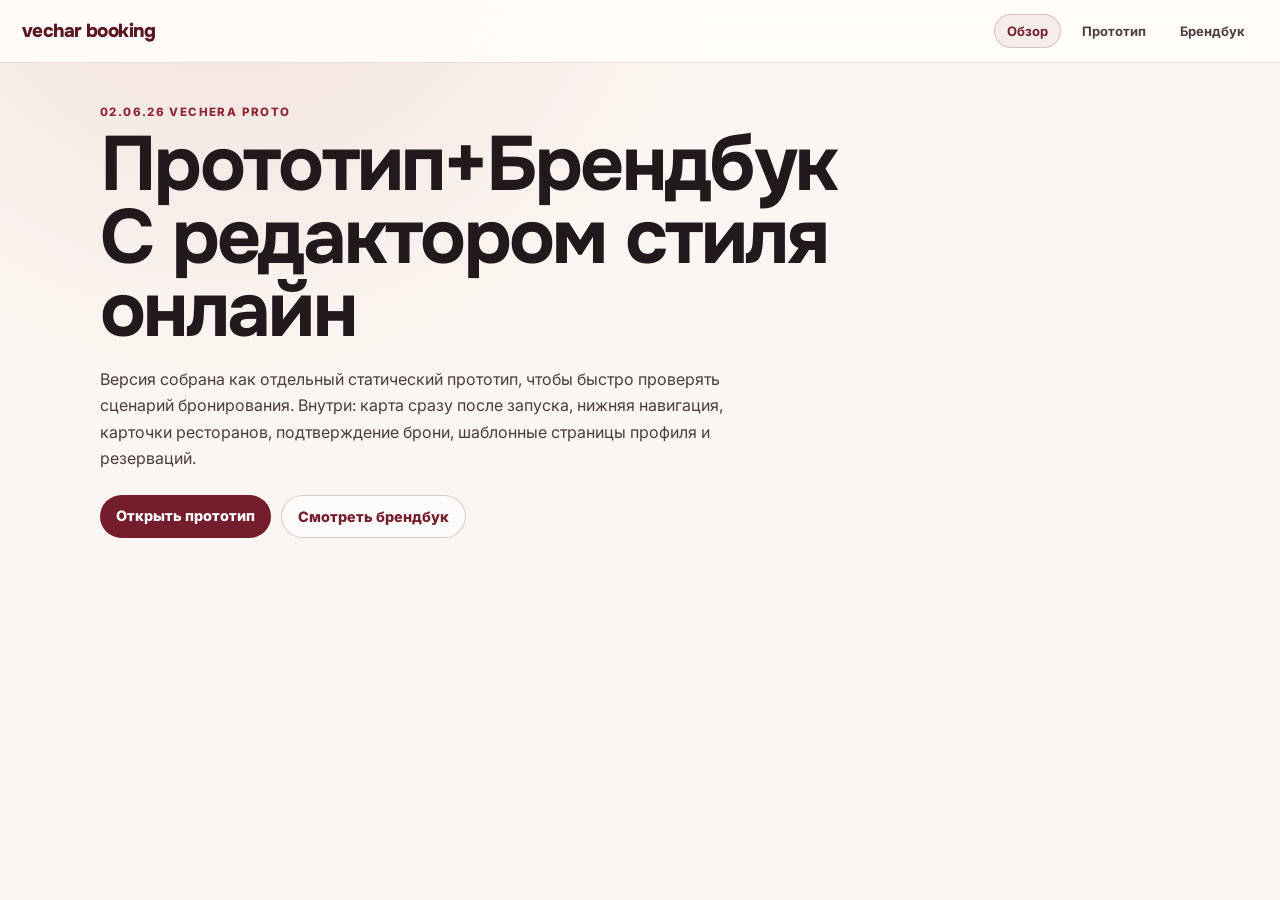
<file: index.html>
<!DOCTYPE html>
<html lang="ru">
  <head>
    <meta charset="UTF-8" />
    <meta name="viewport" content="width=device-width, initial-scale=1" />
    <meta name="description" content="vechar GPT booking prototype — отдельная light-версия для бронирования ресторанов" />
    <title>vechar GPT booking — прототип и брендбук</title>
    <link rel="stylesheet" href="./brandbook.css" />
  </head>
  <body>
    <header class="site-header">
      <a class="site-logo" href="./index.html">vechar booking</a>
      <nav class="site-nav" aria-label="Разделы">
        <a class="active" href="./index.html">Обзор</a>
        <a href="./app.html">Прототип</a>
        <a href="./brandbook.html">Брендбук</a>
      </nav>
    </header>

    <main class="landing">
      <section class="landing-hero">
        <p class="eyebrow">02.06.26 vechera proto</p>
        <h1>Прототип+Брендбук</br> C редактором стиля онлайн</h1>
        <p>
          Версия собрана как отдельный статический прототип, чтобы быстро проверять сценарий бронирования.
          Внутри: карта сразу после запуска, нижняя навигация, карточки ресторанов, подтверждение брони,
          шаблонные страницы профиля и резерваций.
        </p>
        <div class="hero-actions">
          <a class="primary-link" href="./app.html">Открыть прототип</a>
          <a class="secondary-link" href="./brandbook.html">Смотреть брендбук</a>
        </div>
      </section>
   </main>
  </body>
</html>
</file>
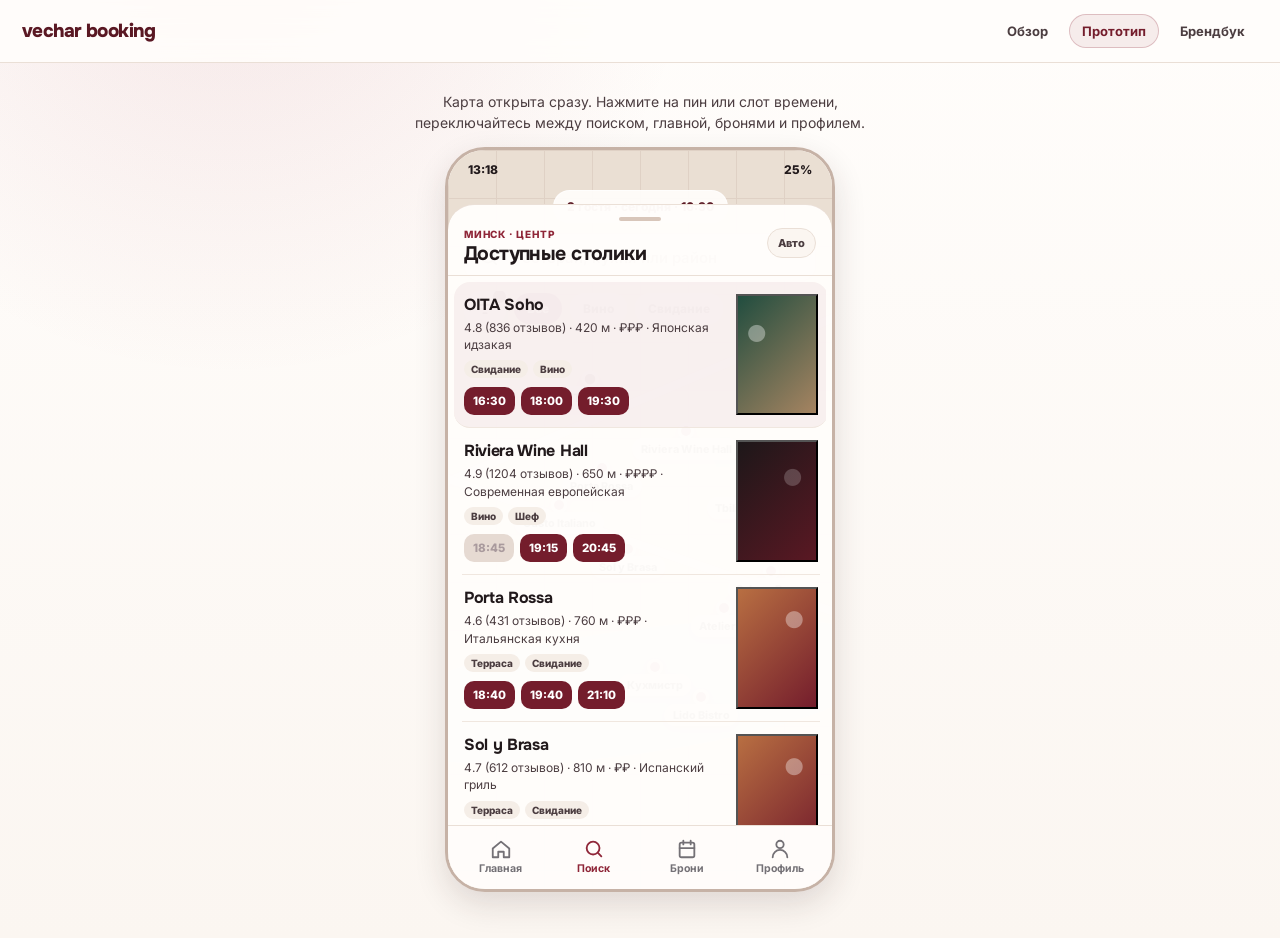
<file: app.html>
<!DOCTYPE html>
<html lang="ru">
  <head>
    <meta charset="UTF-8" />
    <meta name="viewport" content="width=device-width, initial-scale=1, viewport-fit=cover" />
    <meta name="description" content="vechar GPT booking prototype — интерактивная бронь ресторанов" />
    <title>vechar — прототип</title>
    <link rel="stylesheet" href="./app.css" />
  </head>
  <body>
    <header class="site-header">
      <a class="site-logo" href="./index.html">vechar booking</a>
      <nav class="site-nav" aria-label="Разделы">
        <a href="./index.html">Обзор</a>
        <a class="active" href="./app.html">Прототип</a>
        <a href="./brandbook.html">Брендбук</a>
      </nav>
    </header>

    <main class="stage">
      <p class="prototype-note">
        Карта открыта сразу. Нажмите на пин или слот времени, переключайтесь между поиском, главной, бронями и профилем.
      </p>

      <div class="phone" id="phone">
        <div class="phone-status" aria-hidden="true">
          <span>13:18</span>
          <span>25%</span>
        </div>

        <section class="screen screen-map active" data-screen="search" aria-label="Карта ресторанов">
          <div class="map-art">
            <div class="map-grid"></div>
            <div class="map-park park-a"></div>
            <div class="map-park park-b"></div>
            <div class="map-river"></div>
            <div class="map-road diagonal-a"></div>
            <div class="map-road diagonal-b"></div>
            <div id="pins" class="pins"></div>
          </div>

          <div class="map-top">
            <button class="location-pill" type="button" id="partyButton">2 гостя · сегодня · 16:30</button>
            <label class="search-box" aria-label="Поиск ресторана">
              <svg viewBox="0 0 24 24" aria-hidden="true">
                <circle cx="11" cy="11" r="7"></circle>
                <path d="M20 20l-3.4-3.4"></path>
              </svg>
              <input id="searchInput" type="search" placeholder="Ресторан, кухня или район" autocomplete="off" />
            </label>
            <div class="filter-toolbar">
              <button class="filter-open" type="button" id="filterOpenButton" aria-label="Открыть фильтры">
                <svg viewBox="0 0 24 24" aria-hidden="true">
                  <path d="M4 7h16M7 12h10M10 17h4"></path>
                </svg>
                <span id="filterCount" hidden></span>
              </button>
              <div class="filter-row" id="filters"></div>
            </div>
          </div>

          <section class="map-sheet" aria-label="Рестораны рядом">
            <div class="sheet-handle" aria-hidden="true"></div>
            <header class="sheet-title">
              <div>
                <p>Минск · центр</p>
                <h1>Доступные столики</h1>
              </div>
              <button type="button" id="sortButton">Авто</button>
            </header>
            <div class="restaurant-list" id="restaurantList"></div>
          </section>

          <article class="map-preview-card" id="mapPreviewCard" aria-live="polite" hidden>
            <button class="map-preview-close" type="button" id="mapPreviewClose" aria-label="Закрыть карточку">×</button>
            <div class="map-preview-photo" id="mapPreviewPhoto"></div>
            <div class="map-preview-body">
              <button class="bookmark map-preview-bookmark" type="button" aria-label="Сохранить ресторан">
                <svg viewBox="0 0 24 24" aria-hidden="true">
                  <path d="M6 4h12v17l-6-4-6 4z"></path>
                </svg>
              </button>
              <h2 id="mapPreviewName"></h2>
              <p class="map-preview-rating" id="mapPreviewRating"></p>
              <p class="map-preview-meta" id="mapPreviewMeta"></p>
              <div class="map-preview-slots" id="mapPreviewSlots"></div>
            </div>
          </article>
        </section>

        <section class="filter-panel" id="filterPanel" aria-label="Фильтры ресторанов" aria-hidden="true">
          <div class="filter-scrim"></div>
          <div class="filter-sheet">
            <header class="filter-sheet-top">
              <button type="button" id="filterCancel">Отмена</button>
              <button type="button" id="filterClear">Очистить</button>
            </header>

            <div class="filter-content">
              <section class="filter-section">
                <h2>Сортировка</h2>
                <div class="segmented" data-filter-group="sort">
                  <button class="active" type="button" data-value="auto">Авто</button>
                  <button type="button" data-value="distance">Расстояние</button>
                  <button type="button" data-value="newest">Популярные</button>
                  <button type="button" data-value="rating">Рейтинг</button>
                </div>
              </section>

              <section class="filter-section">
                <h2>Расстояние</h2>
                <div class="segmented" data-filter-group="distance">
                  <button class="active" type="button" data-value="auto">Авто</button>
                  <button type="button" data-value="1">1 км</button>
                  <button type="button" data-value="3">3 км</button>
                  <button type="button" data-value="15">15 км</button>
                  <button type="button" data-value="40">40 км</button>
                </div>
              </section>

              <section class="filter-section">
                <h2>Фильтры</h2>
                <details class="filter-group" open>
                  <summary>
                    <span>
                      <svg viewBox="0 0 24 24" aria-hidden="true"><rect x="3" y="7" width="18" height="10" rx="2"></rect><circle cx="12" cy="12" r="2"></circle></svg>
                      Цена
                    </span>
                  </summary>
                  <label><span>₽₽</span><input type="checkbox" name="price" value="$$" /></label>
                  <label><span>₽₽₽</span><input type="checkbox" name="price" value="$$$" /></label>
                  <label><span>₽₽₽₽</span><input type="checkbox" name="price" value="$$$$" /></label>
                </details>

                <details class="filter-group" open>
                  <summary>
                    <span>
                      <svg viewBox="0 0 24 24" aria-hidden="true"><path d="M4 21V7l6-3 6 3 4-2v16"></path><path d="M9 8h2M9 12h2M15 10h2M15 14h2M6 16h2"></path></svg>
                      Район
                    </span>
                  </summary>
                  <label><span>Немига</span><input type="checkbox" name="neighborhood" value="nemiga" /></label>
                  <label><span>Пушкинская</span><input type="checkbox" name="neighborhood" value="upper-city" /></label>
                  <label><span>Троицкое предместье</span><input type="checkbox" name="neighborhood" value="trinity" /></label>
                  <label><span>Зыбицкая</span><input type="checkbox" name="neighborhood" value="zybitskaya" /></label>
                  <label><span>Проспект Независимости</span><input type="checkbox" name="neighborhood" value="independence" /></label>
                </details>

                <details class="filter-group">
                  <summary>
                    <span>
                      <svg viewBox="0 0 24 24" aria-hidden="true"><path d="M7 2v20M3 2v7a4 4 0 0 0 8 0V2M17 2v20M17 2c2.2 1.2 4 4.3 4 8h-4"></path></svg>
                      Кухня
                    </span>
                  </summary>
                  <label><span>Итальянская</span><input type="checkbox" name="cuisine" value="italian" /></label>
                  <label><span>Японская</span><input type="checkbox" name="cuisine" value="japanese" /></label>
                  <label><span>Беларуская</span><input type="checkbox" name="cuisine" value="belarusian" /></label>
                  <label><span>Грузинская</span><input type="checkbox" name="cuisine" value="georgian" /></label>
                  <label><span>Испанская</span><input type="checkbox" name="cuisine" value="spanish" /></label>
                  <label><span>Авторская</span><input type="checkbox" name="cuisine" value="chef" /></label>
                </details>

                <details class="filter-group">
                  <summary>
                    <span>
                      <svg viewBox="0 0 24 24" aria-hidden="true"><path d="M4 17h16M7 17v4M17 17v4M6 11h12l2 6H4zM9 11V7a3 3 0 0 1 6 0v4"></path></svg>
                      Особенности
                    </span>
                  </summary>
                  <label><span>Места на открытом воздухе</span><input type="checkbox" name="feature" value="outdoor" /></label>
                  <label><span>Можно курить в помещении</span><input type="checkbox" name="feature" value="smoking" /></label>
                </details>
              </section>
            </div>

            <footer class="filter-apply-bar">
              <button type="button" id="filterApply">Применить</button>
            </footer>
          </div>
        </section>

        <section class="screen screen-home" data-screen="home" aria-label="Главная с подборками ресторанов">
          <header class="home-header">
            <div>
              <p>Добрый день, ihar</p>
              <h2>Найдите столик в Минске</h2>
            </div>
            <div class="home-avatar" aria-hidden="true">is</div>
          </header>

          <div class="home-context">
            <button type="button" id="homePartyButton">
              <svg viewBox="0 0 24 24" aria-hidden="true"><path d="M20 21a8 8 0 0 0-16 0"></path><circle cx="12" cy="7" r="4"></circle></svg>
              <span>2 · сегодня в 16:30</span>
            </button>
            <button type="button" id="homeLocationButton">
              <svg viewBox="0 0 24 24" aria-hidden="true"><path d="M12 21s7-4.7 7-11a7 7 0 1 0-14 0c0 6.3 7 11 7 11z"></path><circle cx="12" cy="10" r="2.5"></circle></svg>
              <span>Минск, центр</span>
            </button>
          </div>

          <section class="home-section">
            <div class="home-section-title">
              <h3>Забронировать ужин сегодня</h3>
              <button type="button" data-home-search="all">СМОТРЕТЬ ВСЕ</button>
            </div>
            <div class="home-card-row" id="homeDinnerCarousel"></div>
          </section>

          <section class="home-section">
            <div class="home-section-title">
              <h3>Самые популярные на этой неделе</h3>
              <button type="button" data-home-search="all">СМОТРЕТЬ ВСЕ</button>
            </div>
            <p class="home-section-copy">Подборка заведений, которые чаще всего бронируют и сохраняют другие гости.</p>
            <div class="ranked-list">
              <button type="button" data-home-restaurant="oita"><span>1</span><strong>OITA Soho</strong><small>Японская кухня · Троицкое предместье · 420 м</small></button>
              <button type="button" data-home-restaurant="riviera"><span>2</span><strong>Riviera Wine Hall</strong><small>Современная европейская · Немига · 650 м</small></button>
              <button type="button" data-home-restaurant="kuchmistr"><span>3</span><strong>Кухмистр</strong><small>Беларуская кухня · 1.5 км</small></button>
            </div>
          </section>

          <section class="home-section">
            <div class="home-section-title">
              <h3>Выбор по кухне и категориям</h3>
              <button type="button" data-home-search="all">СМОТРЕТЬ ВСЕ</button>
            </div>
            <div class="cuisine-row">
              <button type="button" data-cuisine-jump="italian"><span class="cuisine Italian"></span>Итальянская</button>
              <button type="button" data-cuisine-jump="japanese"><span class="cuisine Japanese"></span>Японская</button>
              <button type="button" data-cuisine-jump="belarusian"><span class="cuisine Belarusian"></span>Беларуская</button>
              <button type="button" data-cuisine-jump="georgian"><span class="cuisine Georgian"></span>Грузинская</button>
              <button type="button" data-cuisine-jump="spanish"><span class="cuisine Spanish"></span>Испанская</button>
              <button type="button" data-home-search="terrace"><span class="cuisine Terrace"></span>Террасы</button>
              <button type="button" data-home-search="date"><span class="cuisine Date"></span>Для свидания</button>
            </div>
          </section>

          <section class="home-section">
            <div class="home-section-title">
              <h3>Районы рядом</h3>
              <button type="button" data-home-search="all">СМОТРЕТЬ ВСЕ</button>
            </div>
            <div class="area-row">
              <button type="button" data-area-jump="nemiga">Немига</button>
              <button type="button" data-area-jump="upper-city">Верхний город</button>
              <button type="button" data-area-jump="trinity">Троицкое</button>
              <button type="button" data-area-jump="zybitskaya">Зыбицкая</button>
            </div>
          </section>
        </section>

        <section class="screen screen-reservations" data-screen="reservations" aria-label="Брони пользователя">
          <header class="page-header">
            <h2>Брони</h2>
          </header>
          <section class="reservation-block">
            <h3>Предстоящие (<span id="reservationCount">1</span>)</h3>
            <article class="reservation-card">
              <div class="reservation-photo"></div>
              <div class="reservation-body">
                <button class="bookmark" type="button" aria-label="Сохранить ресторан">
                  <svg viewBox="0 0 24 24" aria-hidden="true">
                    <path d="M6 4h12v17l-6-4-6 4z"></path>
                  </svg>
                </button>
                <h4 id="reservationName">OITA Soho</h4>
                <p class="confirmed">
                  <span aria-hidden="true">✓</span>
                  Бронь подтверждена
                </p>
                <div class="reservation-meta">
                  <span>
                    <svg viewBox="0 0 24 24" aria-hidden="true"><path d="M20 21a8 8 0 0 0-16 0"></path><circle cx="12" cy="7" r="4"></circle></svg>
                    <span id="reservationGuests">2</span>
                  </span>
                  <span>
                    <svg viewBox="0 0 24 24" aria-hidden="true"><rect x="3" y="4" width="18" height="17" rx="2"></rect><path d="M8 2v4M16 2v4M3 10h18"></path></svg>
                    <span id="reservationTime">Сегодня в 16:30</span>
                  </span>
                </div>
              </div>
            </article>
          </section>
          <section class="past-empty">
            <h3>Прошлые</h3>
            <p>После первого визита здесь появятся прошлые брони и быстрый повтор заказа столика.</p>
          </section>
        </section>

        <section class="screen screen-profile" data-screen="profile" aria-label="Профиль пользователя">
          <header class="profile-top">
            <button type="button" class="back-button" aria-label="Назад">←</button>
          </header>
          <section class="profile-hero">
            <div class="avatar">
              <span>IS</span>
              <button type="button" aria-label="Изменить фото">
                <svg viewBox="0 0 24 24" aria-hidden="true">
                  <path d="M8 7l1.5-2h5L16 7h3a2 2 0 0 1 2 2v8a2 2 0 0 1-2 2H5a2 2 0 0 1-2-2V9a2 2 0 0 1 2-2z"></path>
                  <circle cx="12" cy="13" r="3"></circle>
                </svg>
              </button>
            </div>
            <h2>ihar SHCHATSININ</h2>
            <p>С нами с мая 2026</p>
          </section>
          <section class="stats">
            <h3>Ваша статистика</h3>
            <div class="stats-row">
              <div><strong id="profileReservations">1</strong><span>Брони</span></div>
              <div><strong>0</strong><span>Отзывы</span></div>
              <div><strong>0</strong><span>Фото</span></div>
            </div>
          </section>
          <section class="profile-list">
            <button type="button">Сохранённые рестораны <span>›</span></button>
            <button type="button">О вас <span>›</span></button>
            <div class="profile-note">
              <p>
                <svg viewBox="0 0 24 24" aria-hidden="true"><path d="M7 2v20M3 2v7a4 4 0 0 0 8 0V2M17 2v20M17 2c2.2 1.2 4 4.3 4 8h-4"></path></svg>
                Нет пищевых предпочтений
              </p>
              <p>
                <svg viewBox="0 0 24 24" aria-hidden="true"><rect x="3" y="4" width="18" height="17" rx="2"></rect><path d="M8 2v4M16 2v4M3 10h18"></path></svg>
                Нет важных дат
              </p>
            </div>
            <button type="button">Настройки аккаунта <span>›</span></button>
          </section>
          <button type="button" class="sign-out">Выйти</button>
        </section>

        <nav class="tab-bar" aria-label="Нижняя навигация">
          <button class="tab" type="button" data-tab="home">
            <svg viewBox="0 0 24 24" aria-hidden="true"><path d="M3 11.5 12 4l9 7.5V21h-6v-6H9v6H3z"></path></svg>
            <span>Главная</span>
          </button>
          <button class="tab active" type="button" data-tab="search">
            <svg viewBox="0 0 24 24" aria-hidden="true"><circle cx="11" cy="11" r="7"></circle><path d="M20 20l-3.4-3.4"></path></svg>
            <span>Поиск</span>
          </button>
          <button class="tab" type="button" data-tab="reservations">
            <svg viewBox="0 0 24 24" aria-hidden="true"><rect x="4" y="5" width="16" height="16" rx="2"></rect><path d="M8 3v4M16 3v4M4 11h16"></path></svg>
            <span>Брони</span>
          </button>
          <button class="tab" type="button" data-tab="profile">
            <svg viewBox="0 0 24 24" aria-hidden="true"><path d="M20 21a8 8 0 0 0-16 0"></path><circle cx="12" cy="7" r="4"></circle></svg>
            <span>Профиль</span>
          </button>
        </nav>

        <div class="booking-drawer" id="bookingDrawer" aria-live="polite" aria-hidden="true">
          <div>
            <p id="drawerRestaurant">Riviera Wine Hall</p>
            <strong id="drawerDetails">2 гостя · сегодня · 16:30</strong>
          </div>
          <button type="button" id="confirmBooking" disabled tabindex="-1">Подтвердить</button>
        </div>
      </div>
    </main>

    <div class="toast" id="toast" aria-live="polite"></div>
    <script src="./theme-editor.js"></script>
    <script src="./app.js"></script>
  </body>
</html>
</file>
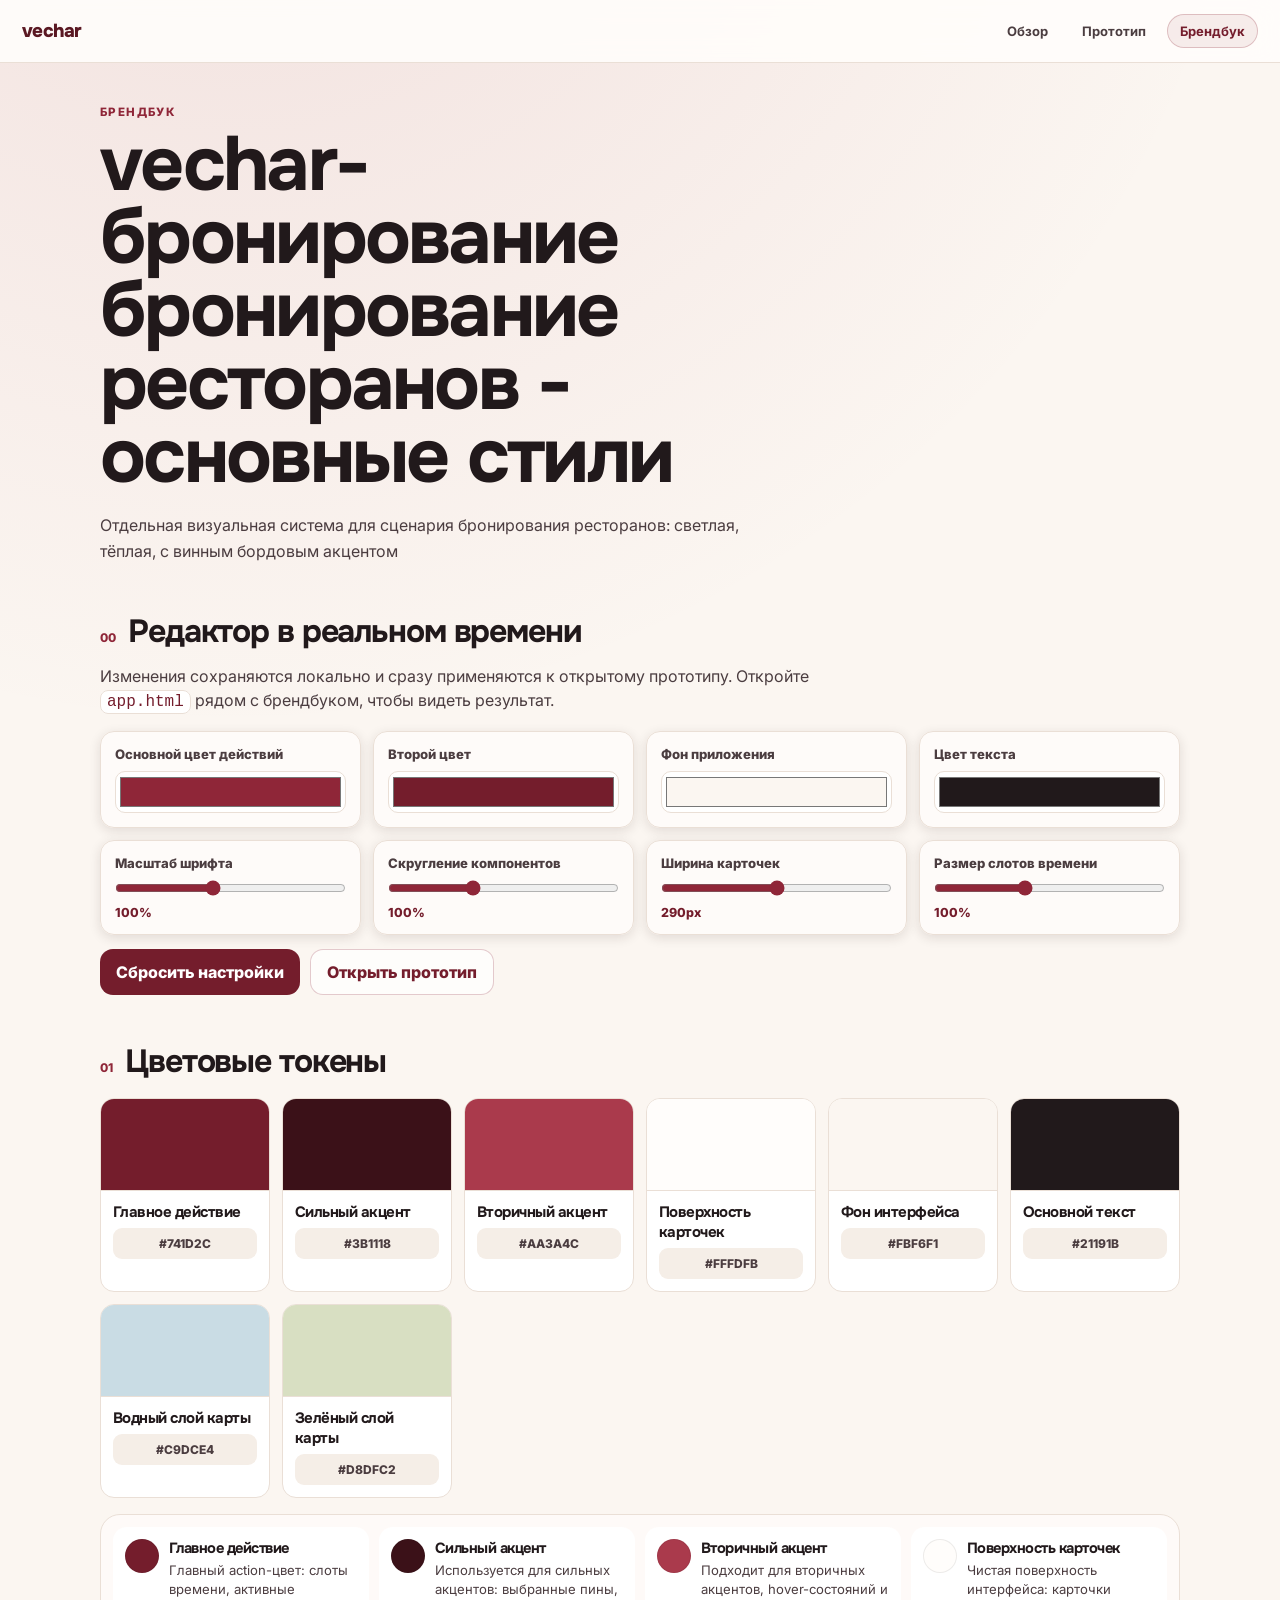
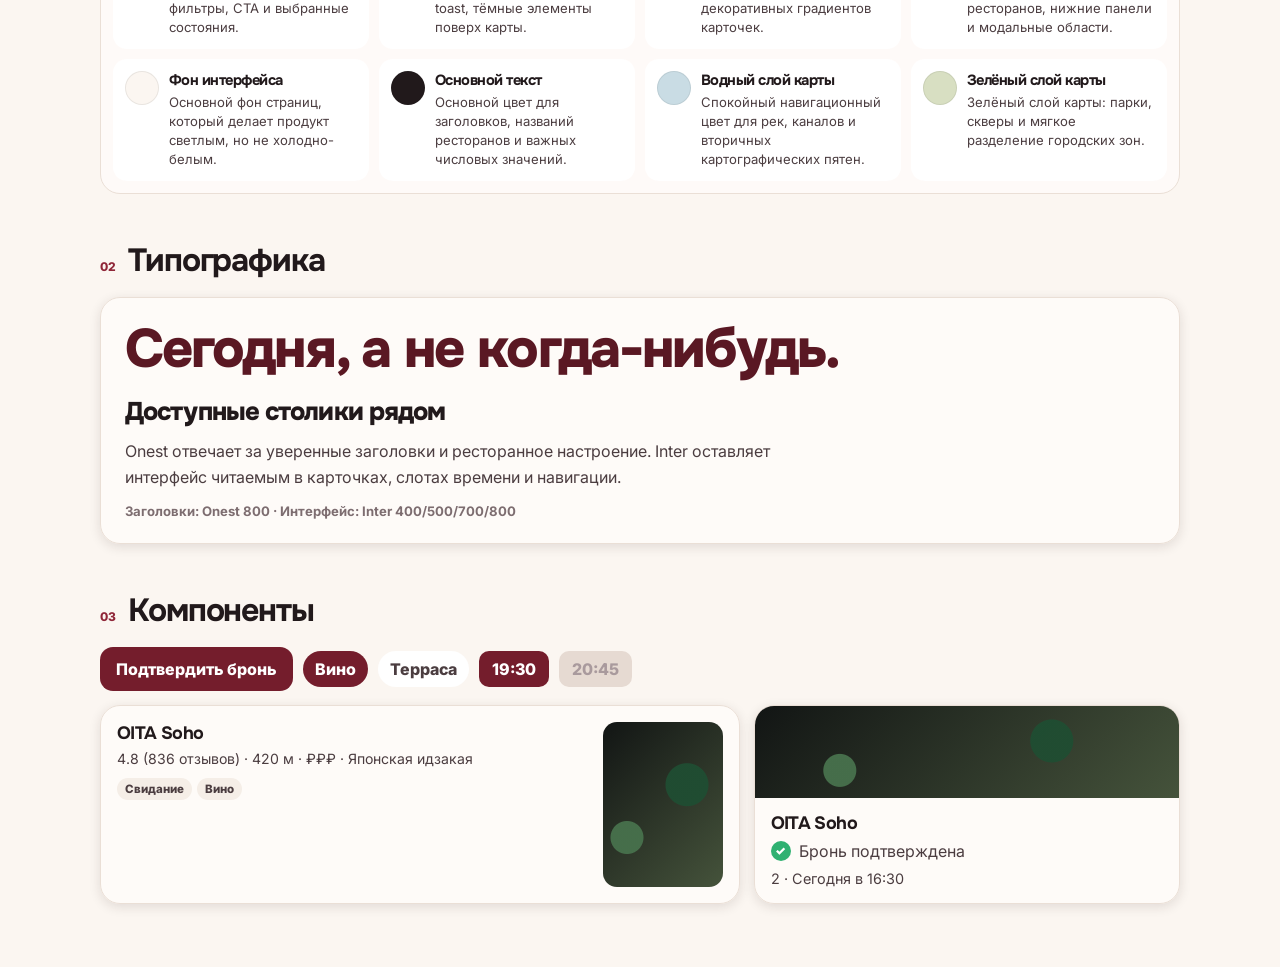
<file: brandbook.html>
<!DOCTYPE html>
<html lang="ru">
  <head>
    <meta charset="UTF-8" />
    <meta name="viewport" content="width=device-width, initial-scale=1" />
    <meta name="description" content="vechar GPT booking brandbook — токены, компоненты и принципы" />
    <title>vechar  — брендбук by snilezyz</title>
    <link rel="stylesheet" href="./brandbook.css" />
  </head>
  <body>
    <header class="site-header">
      <a class="site-logo" href="./index.html">vechar</a>
      <nav class="site-nav" aria-label="Разделы">
        <a href="./index.html">Обзор</a>
        <a href="./app.html">Прототип</a>
        <a class="active" href="./brandbook.html">Брендбук</a>
      </nav>
    </header>

    <main class="brandbook">
      <section class="brand-hero">
        <p class="eyebrow">Брендбук </p>
        <h1> vechar-бронирование бронирование ресторанов - основные стили</h1>
        <p>
          Отдельная визуальная система для сценария бронирования ресторанов: светлая, тёплая, с винным бордовым акцентом 
        </p>
      </section>

      <section class="section editor-section">
        <div class="section-title">
          <p>00</p>
          <h2>Редактор в реальном времени</h2>
        </div>
        <p class="editor-note">
          Изменения сохраняются локально и сразу применяются к открытому прототипу. Откройте <code>app.html</code> рядом с брендбуком, чтобы видеть результат.
        </p>
        <div class="editor-grid">
          <label>
            <span>Основной цвет действий</span>
            <input type="color" data-theme-field="wine600" />
          </label>
          <label>
            <span>Второй цвет</span>
            <input type="color" data-theme-field="wine700" />
          </label>
          <label>
            <span>Фон приложения</span>
            <input type="color" data-theme-field="cream100" />
          </label>
          <label>
            <span>Цвет текста</span>
            <input type="color" data-theme-field="ink900" />
          </label>
          <label>
            <span>Масштаб шрифта</span>
            <input type="range" min="0.9" max="1.14" step="0.01" data-theme-field="fontScale" />
            <output data-theme-output="fontScale"></output>
          </label>
          <label>
            <span>Скругление компонентов</span>
            <input type="range" min="0.75" max="1.45" step="0.01" data-theme-field="radiusScale" />
            <output data-theme-output="radiusScale"></output>
          </label>
          <label>
            <span>Ширина карточек</span>
            <input type="range" min="250" max="330" step="1" data-theme-field="cardWidth" />
            <output data-theme-output="cardWidth"></output>
          </label>
          <label>
            <span>Размер слотов времени</span>
            <input type="range" min="0.85" max="1.24" step="0.01" data-theme-field="slotScale" />
            <output data-theme-output="slotScale"></output>
          </label>
        </div>
        <div class="editor-actions">
          <button type="button" class="btn-primary" id="resetTheme">Сбросить настройки</button>
          <a class="btn-secondary" href="./app.html">Открыть прототип</a>
        </div>
      </section>

      <section class="section">
        <div class="section-title">
          <p>01</p>
          <h2>Цветовые токены</h2>
        </div>
        <div class="swatches">
          <article class="swatch"><div style="background:#741d2c"></div><h3>Главное действие</h3><button data-hex="#741D2C">#741D2C</button></article>
          <article class="swatch"><div style="background:#3b1118"></div><h3>Сильный акцент</h3><button data-hex="#3B1118">#3B1118</button></article>
          <article class="swatch"><div style="background:#aa3a4c"></div><h3>Вторичный акцент</h3><button data-hex="#AA3A4C">#AA3A4C</button></article>
          <article class="swatch"><div style="background:#fffdfb"></div><h3>Поверхность карточек</h3><button data-hex="#FFFDFB">#FFFDFB</button></article>
          <article class="swatch"><div style="background:#fbf6f1"></div><h3>Фон интерфейса</h3><button data-hex="#FBF6F1">#FBF6F1</button></article>
          <article class="swatch"><div style="background:#21191b"></div><h3>Основной текст</h3><button data-hex="#21191B">#21191B</button></article>
          <article class="swatch"><div style="background:#c9dce4"></div><h3>Водный слой карты</h3><button data-hex="#C9DCE4">#C9DCE4</button></article>
          <article class="swatch"><div style="background:#d8dfc2"></div><h3>Зелёный слой карты</h3><button data-hex="#D8DFC2">#D8DFC2</button></article>
        </div>
        <aside class="color-notes" aria-label="Пояснения к цветам">
          <article>
            <span style="background:#741d2c"></span>
            <div>
              <h3>Главное действие</h3>
              <p>Главный action-цвет: слоты времени, активные фильтры, CTA и выбранные состояния.</p>
            </div>
          </article>
          <article>
            <span style="background:#3b1118"></span>
            <div>
              <h3>Сильный акцент</h3>
              <p>Используется для сильных акцентов: выбранные пины, toast, тёмные элементы поверх карты.</p>
            </div>
          </article>
          <article>
            <span style="background:#aa3a4c"></span>
            <div>
              <h3>Вторичный акцент</h3>
              <p>Подходит для вторичных акцентов, hover-состояний и декоративных градиентов карточек.</p>
            </div>
          </article>
          <article>
            <span style="background:#fffdfb"></span>
            <div>
              <h3>Поверхность карточек</h3>
              <p>Чистая поверхность интерфейса: карточки ресторанов, нижние панели и модальные области.</p>
            </div>
          </article>
          <article>
            <span style="background:#fbf6f1"></span>
            <div>
              <h3>Фон интерфейса</h3>
              <p>Основной фон страниц, который делает продукт светлым, но не холодно-белым.</p>
            </div>
          </article>
          <article>
            <span style="background:#21191b"></span>
            <div>
              <h3>Основной текст</h3>
              <p>Основной цвет для заголовков, названий ресторанов и важных числовых значений.</p>
            </div>
          </article>
          <article>
            <span style="background:#c9dce4"></span>
            <div>
              <h3>Водный слой карты</h3>
              <p>Спокойный навигационный цвет для рек, каналов и вторичных картографических пятен.</p>
            </div>
          </article>
          <article>
            <span style="background:#d8dfc2"></span>
            <div>
              <h3>Зелёный слой карты</h3>
              <p>Зелёный слой карты: парки, скверы и мягкое разделение городских зон.</p>
            </div>
          </article>
        </aside>
      </section>

      <section class="section split">
        <div class="section-title">
          <p>02</p>
          <h2>Типографика</h2>
        </div>
        <div class="type-card">
          <p class="display">Сегодня, а не когда-нибудь.</p>
          <p class="headline">Доступные столики рядом</p>
          <p class="body-copy">Onest отвечает за уверенные заголовки и ресторанное настроение. Inter оставляет интерфейс читаемым в карточках, слотах времени и навигации.</p>
          <p class="caption">Заголовки: Onest 800 · Интерфейс: Inter 400/500/700/800</p>
        </div>
      </section>

      <section class="section">
        <div class="section-title">
          <p>03</p>
          <h2>Компоненты</h2>
        </div>
        <div class="component-row">
          <button class="demo-primary" type="button">Подтвердить бронь</button>
          <button class="demo-chip active" type="button">Вино</button>
          <button class="demo-chip" type="button">Терраса</button>
          <button class="demo-slot" type="button">19:30</button>
          <button class="demo-slot disabled" type="button" disabled>20:45</button>
        </div>
        <div class="component-grid">
          <article class="demo-restaurant">
            <div>
              <h3>OITA Soho</h3>
              <p>4.8 (836 отзывов) · 420 м · ₽₽₽ · Японская идзакая</p>
              <div><span>Свидание</span><span>Вино</span></div>
            </div>
            <div class="demo-photo"></div>
          </article>
          <article class="demo-reservation">
            <div class="demo-reservation-photo"></div>
            <div>
              <h3>OITA Soho</h3>
              <p><span>✓</span> Бронь подтверждена</p>
              <small>2 · Сегодня в 16:30</small>
            </div>
          </article>
        </div>
      </section>
      </main>

    <div class="toast" id="toast" aria-live="polite"></div>
    <script src="./theme-editor.js"></script>
    <script src="./brandbook.js"></script>
  </body>
</html>
</file>
<file: brandbook.css>
@import url("https://fonts.googleapis.com/css2?family=Inter:wght@400;500;600;700;800&family=Onest:wght@600;700;800&display=swap");

:root {
  --wine-900: #3b1118;
  --wine-800: #5a1823;
  --wine-700: #741d2c;
  --wine-600: #8f2638;
  --wine-500: #aa3a4c;
  --cream-50: #fffdfb;
  --cream-100: #fbf6f1;
  --cream-150: #f5eee7;
  --cream-200: #eadfd6;
  --clay-300: #d8c6ba;
  --ink-900: #21191b;
  --ink-700: #4b3d40;
  --ink-500: #7d6d70;
  --green: #2fb171;
  --radius-sm: 10px;
  --radius-md: 14px;
  --radius-lg: 20px;
  --radius-pill: 999px;
  --shadow-card: 0 3px 12px rgba(40, 24, 27, 0.12);
}

* {
  box-sizing: border-box;
  margin: 0;
}

body {
  min-height: 100vh;
  font-family: "Inter", system-ui, -apple-system, BlinkMacSystemFont, "Segoe UI", sans-serif;
  font-size: var(--editor-font-size, 16px);
  background:
    radial-gradient(circle at 18% -12%, rgba(170, 58, 76, 0.13), transparent 34%),
    var(--cream-100);
  color: var(--ink-900);
}

button {
  font: inherit;
  cursor: pointer;
}

code {
  border: 1px solid var(--cream-200);
  border-radius: 8px;
  background: #fff;
  padding: 2px 6px;
  color: var(--wine-700);
}

.site-header {
  position: sticky;
  top: 0;
  z-index: 100;
  display: flex;
  justify-content: space-between;
  align-items: center;
  gap: 16px;
  padding: 14px 22px;
  background: rgba(255, 253, 251, 0.9);
  border-bottom: 1px solid var(--cream-200);
  backdrop-filter: blur(14px);
}

.site-logo {
  color: var(--wine-800);
  font-family: "Onest", system-ui, sans-serif;
  font-size: 1.18rem;
  font-weight: 800;
  letter-spacing: -0.03em;
  text-decoration: none;
}

.site-nav {
  display: flex;
  flex-wrap: wrap;
  gap: 8px;
}

.site-nav a {
  color: var(--ink-700);
  text-decoration: none;
  border: 1px solid transparent;
  border-radius: var(--radius-pill);
  padding: 8px 12px;
  font-size: 0.8125rem;
  font-weight: 700;
}

.site-nav a.active,
.site-nav a:hover {
  color: var(--wine-700);
  border-color: rgba(143, 38, 56, 0.24);
  background: rgba(143, 38, 56, 0.08);
}

.landing,
.brandbook {
  width: min(1080px, calc(100% - 36px));
  margin: 0 auto;
  padding: 42px 0 64px;
}

.landing-hero,
.brand-hero {
  max-width: 760px;
  margin-bottom: 36px;
}

.eyebrow {
  margin-bottom: 10px;
  color: var(--wine-600);
  text-transform: uppercase;
  letter-spacing: 0.12em;
  font-size: 0.72rem;
  font-weight: 800;
}

h1,
h2,
h3,
.display,
.headline {
  font-family: "Onest", system-ui, sans-serif;
  letter-spacing: -0.035em;
}

h1 {
  max-width: 840px;
  font-size: clamp(2.1rem, 7vw, 4.8rem);
  line-height: 0.95;
}

.landing-hero p:not(.eyebrow),
.brand-hero p:not(.eyebrow) {
  max-width: 650px;
  margin-top: 18px;
  color: var(--ink-700);
  font-size: 1rem;
  line-height: 1.65;
}

.hero-actions {
  display: flex;
  flex-wrap: wrap;
  gap: 10px;
  margin-top: 24px;
}

.primary-link,
.secondary-link {
  border-radius: var(--radius-pill);
  padding: 12px 16px;
  text-decoration: none;
  font-size: 0.9rem;
  font-weight: 800;
}

.primary-link {
  background: var(--wine-700);
  color: #fff;
}

.secondary-link {
  border: 1px solid rgba(143, 38, 56, 0.25);
  color: var(--wine-700);
  background: rgba(255, 255, 255, 0.66);
}

.landing-grid {
  display: grid;
  grid-template-columns: repeat(3, 1fr);
  gap: 14px;
}

.landing-grid article,
.type-card,
.demo-restaurant,
.demo-reservation,
.principles ol {
  border: 1px solid var(--cream-200);
  border-radius: var(--editor-radius-20, 20px);
  background: rgba(255, 253, 251, 0.82);
  box-shadow: var(--shadow-card);
}

.editor-note {
  max-width: 720px;
  margin: -4px 0 16px;
  color: var(--ink-700);
  line-height: 1.55;
}

.editor-grid {
  display: grid;
  grid-template-columns: repeat(auto-fit, minmax(220px, 1fr));
  gap: 12px;
}

.editor-grid label {
  display: grid;
  gap: 9px;
  border: 1px solid var(--cream-200);
  border-radius: var(--editor-radius-14, 14px);
  background: rgba(255, 253, 251, 0.84);
  padding: 14px;
  box-shadow: var(--shadow-card);
}

.editor-grid span {
  color: var(--ink-700);
  font-size: 0.82rem;
  font-weight: 800;
}

.editor-grid input[type="color"] {
  width: 100%;
  height: 42px;
  border: 1px solid var(--cream-200);
  border-radius: var(--editor-radius-10, 10px);
  background: #fff;
}

.editor-grid input[type="range"] {
  accent-color: var(--wine-600);
}

.editor-grid output {
  color: var(--wine-700);
  font-size: 0.78rem;
  font-weight: 800;
}

.editor-actions {
  display: flex;
  flex-wrap: wrap;
  gap: 10px;
  margin-top: 14px;
}

.btn-primary {
  border: none;
  border-radius: var(--editor-radius-13, 13px);
  background: var(--wine-700);
  color: #fff;
  padding: var(--editor-button-pad, 12px 16px);
  font-weight: 800;
}

.btn-secondary {
  display: inline-flex;
  align-items: center;
  border: 1px solid rgba(143, 38, 56, 0.24);
  border-radius: var(--editor-radius-13, 13px);
  color: var(--wine-700);
  background: rgba(255, 255, 255, 0.72);
  padding: 12px 16px;
  text-decoration: none;
  font-weight: 800;
}

.landing-grid article {
  padding: 20px;
}

.landing-grid span {
  color: var(--wine-600);
  font-size: 0.75rem;
  font-weight: 800;
}

.landing-grid h2 {
  margin: 10px 0 8px;
  font-size: 1.25rem;
}

.landing-grid p {
  color: var(--ink-700);
  font-size: 0.9rem;
  line-height: 1.55;
}

.section {
  margin-top: 46px;
}

.section-title {
  display: flex;
  align-items: baseline;
  gap: 12px;
  margin-bottom: 16px;
}

.section-title p {
  color: var(--wine-600);
  font-size: 0.75rem;
  font-weight: 800;
}

.section-title h2 {
  font-size: clamp(1.45rem, 3vw, 2rem);
}

.swatches {
  display: grid;
  grid-template-columns: repeat(auto-fit, minmax(160px, 1fr));
  gap: 12px;
}

.swatch {
  overflow: hidden;
  border: 1px solid var(--cream-200);
  border-radius: var(--radius-md);
  background: #fff;
}

.swatch div {
  height: 92px;
  border-bottom: 1px solid var(--cream-200);
}

.swatch h3 {
  padding: 11px 12px 6px;
  font-size: 0.94rem;
}

.swatch button {
  width: calc(100% - 24px);
  margin: 0 12px 12px;
  border: none;
  border-radius: 9px;
  background: var(--cream-150);
  color: var(--ink-700);
  padding: 8px 10px;
  font-size: 0.75rem;
  font-weight: 800;
}

.color-notes {
  display: grid;
  grid-template-columns: repeat(auto-fit, minmax(230px, 1fr));
  gap: 10px;
  margin-top: 16px;
  border: 1px solid var(--cream-200);
  border-radius: var(--editor-radius-20, 20px);
  background: rgba(255, 253, 251, 0.72);
  padding: 12px;
}

.color-notes article {
  display: grid;
  grid-template-columns: 34px 1fr;
  gap: 10px;
  align-items: start;
  border-radius: var(--editor-radius-14, 14px);
  background: #fff;
  padding: 12px;
}

.color-notes span {
  width: 34px;
  height: 34px;
  border: 1px solid rgba(33, 25, 27, 0.08);
  border-radius: 50%;
}

.color-notes h3 {
  margin-bottom: 4px;
  font-size: 0.92rem;
}

.color-notes p {
  color: var(--ink-700);
  font-size: 0.82rem;
  line-height: 1.45;
}

.type-card {
  padding: 24px;
}

.display {
  color: var(--wine-800);
  font-size: clamp(2rem, 5vw, 3.4rem);
  font-weight: 800;
  line-height: 1;
}

.headline {
  margin-top: 18px;
  font-size: 1.6rem;
  font-weight: 800;
}

.body-copy {
  max-width: 660px;
  margin-top: 10px;
  color: var(--ink-700);
  line-height: 1.65;
}

.caption {
  margin-top: 12px;
  color: var(--ink-500);
  font-size: 0.82rem;
  font-weight: 700;
}

.component-row {
  display: flex;
  flex-wrap: wrap;
  align-items: center;
  gap: 10px;
  margin-bottom: 14px;
}

.demo-primary,
.demo-chip,
.demo-slot {
  border: none;
  font-weight: 800;
}

.demo-primary {
  border-radius: var(--editor-radius-13, 13px);
  background: var(--wine-700);
  color: #fff;
  padding: var(--editor-button-pad, 12px 16px);
}

.demo-chip {
  border-radius: var(--radius-pill);
  background: #fff;
  color: var(--ink-700);
  padding: 8px 12px;
}

.demo-chip.active {
  background: var(--wine-700);
  color: #fff;
}

.demo-slot {
  border-radius: var(--editor-radius-10, 10px);
  background: var(--wine-700);
  color: #fff;
  padding: var(--editor-slot-pad-md, 8px 11px);
}

.demo-slot.disabled {
  background: #e6dad2;
  color: #a99a9d;
}

.component-grid {
  display: grid;
  grid-template-columns: minmax(0, 1.2fr) minmax(260px, 0.8fr);
  gap: 14px;
}

.demo-restaurant {
  display: grid;
  grid-template-columns: 1fr minmax(86px, 120px);
  gap: 14px;
  padding: 16px;
}

.demo-restaurant h3,
.demo-reservation h3 {
  font-size: 1.12rem;
}

.demo-restaurant p {
  margin: 6px 0 10px;
  color: var(--ink-700);
  font-size: 0.88rem;
}

.demo-restaurant span {
  display: inline-block;
  margin-right: 5px;
  border-radius: var(--radius-pill);
  background: var(--cream-150);
  color: var(--ink-700);
  padding: 4px 8px;
  font-size: 0.72rem;
  font-weight: 800;
}

.demo-photo,
.demo-reservation-photo {
  min-height: 92px;
  border-radius: var(--editor-radius-14, 14px);
  background:
    radial-gradient(circle at 20% 70%, rgba(71, 113, 76, 0.95) 0 16px, transparent 17px),
    radial-gradient(circle at 70% 38%, rgba(31, 77, 50, 0.95) 0 21px, transparent 22px),
    linear-gradient(135deg, #121514, #45533b);
}

.demo-reservation {
  overflow: hidden;
}

.demo-reservation-photo {
  border-radius: 0;
}

.demo-reservation > div:last-child {
  padding: 14px 16px 16px;
}

.demo-reservation p {
  display: flex;
  align-items: center;
  gap: 8px;
  margin-top: 7px;
  color: var(--ink-700);
}

.demo-reservation p span {
  display: grid;
  place-items: center;
  width: 20px;
  height: 20px;
  border-radius: 50%;
  background: var(--green);
  color: #fff;
  font-size: 0.75rem;
  font-weight: 900;
}

.demo-reservation small {
  display: block;
  margin-top: 9px;
  color: var(--ink-700);
  font-size: 0.9rem;
}

.principles ol {
  padding: 8px 22px 8px 38px;
}

.principles li {
  padding: 12px 0;
  color: var(--ink-700);
  line-height: 1.55;
}

.principles li + li {
  border-top: 1px solid var(--cream-200);
}

.principles strong {
  color: var(--ink-900);
}

.toast {
  position: fixed;
  left: 50%;
  bottom: 24px;
  z-index: 200;
  transform: translateX(-50%) translateY(90px);
  opacity: 0;
  border-radius: var(--radius-pill);
  background: var(--wine-900);
  color: #fff;
  padding: 11px 16px;
  font-size: 0.8125rem;
  font-weight: 700;
  transition: transform 0.22s ease, opacity 0.22s ease;
  pointer-events: none;
}

.toast.show {
  transform: translateX(-50%) translateY(0);
  opacity: 1;
}

@media (max-width: 760px) {
  .site-header {
    align-items: flex-start;
    flex-direction: column;
    padding: 11px 14px;
  }

  .landing,
  .brandbook {
    width: min(100% - 28px, 1080px);
    padding-top: 30px;
  }

  .landing-grid,
  .component-grid {
    grid-template-columns: 1fr;
  }

  h1 {
    font-size: clamp(2rem, 14vw, 3.7rem);
  }
}
</file>
<file: app.css>
@import url("https://fonts.googleapis.com/css2?family=Inter:wght@400;500;600;700;800&family=Onest:wght@600;700;800&display=swap");

:root {
  --wine-900: #3b1118;
  --wine-800: #5a1823;
  --wine-700: #741d2c;
  --wine-600: #8f2638;
  --wine-500: #aa3a4c;
  --cream-50: #fffdfb;
  --cream-100: #fbf6f1;
  --cream-150: #f5eee7;
  --cream-200: #eadfd6;
  --clay-300: #d8c6ba;
  --ink-900: #21191b;
  --ink-700: #4b3d40;
  --ink-500: #7d6d70;
  --ink-300: #a99a9d;
  --green: #2fb171;
  --map-land: #eadfd3;
  --map-land-soft: #f3eae1;
  --map-park: #d8dfc2;
  --map-water: #c9dce4;
  --map-street: #d0bfb4;
  --radius-sm: 10px;
  --radius-md: 14px;
  --radius-lg: 20px;
  --radius-xl: 28px;
  --radius-pill: 999px;
  --shadow-soft: 0 12px 32px rgba(50, 28, 31, 0.14);
  --shadow-card: 0 3px 12px rgba(40, 24, 27, 0.12);
}

* {
  box-sizing: border-box;
  margin: 0;
}

body {
  min-height: 100vh;
  font-family: "Inter", system-ui, -apple-system, BlinkMacSystemFont, "Segoe UI", sans-serif;
  font-size: var(--editor-font-size, 16px);
  background:
    radial-gradient(circle at 18% -10%, rgba(170, 58, 76, 0.12), transparent 32%),
    linear-gradient(180deg, var(--cream-50), var(--cream-100));
  color: var(--ink-900);
}

button,
input,
select {
  font: inherit;
}

button {
  cursor: pointer;
}

svg {
  width: 22px;
  height: 22px;
  fill: none;
  stroke: currentColor;
  stroke-linecap: round;
  stroke-linejoin: round;
  stroke-width: 2;
}

.site-header {
  position: sticky;
  top: 0;
  z-index: 100;
  display: flex;
  justify-content: space-between;
  align-items: center;
  gap: 16px;
  padding: 14px 22px;
  background: rgba(255, 253, 251, 0.9);
  border-bottom: 1px solid var(--cream-200);
  backdrop-filter: blur(14px);
}

.site-logo {
  color: var(--wine-800);
  font-family: "Onest", system-ui, sans-serif;
  font-size: 1.18rem;
  font-weight: 800;
  letter-spacing: -0.03em;
  text-decoration: none;
}

.site-nav {
  display: flex;
  flex-wrap: wrap;
  gap: 8px;
}

.site-nav a {
  color: var(--ink-700);
  text-decoration: none;
  border: 1px solid transparent;
  border-radius: var(--radius-pill);
  padding: 8px 12px;
  font-size: 0.8125rem;
  font-weight: 700;
}

.site-nav a.active,
.site-nav a:hover {
  color: var(--wine-700);
  border-color: rgba(143, 38, 56, 0.24);
  background: rgba(143, 38, 56, 0.08);
}

.stage {
  display: flex;
  flex-direction: column;
  align-items: center;
  gap: 14px;
  padding: 28px 18px 46px;
}

.prototype-note {
  max-width: 460px;
  text-align: center;
  color: var(--ink-700);
  font-size: 0.875rem;
  line-height: 1.5;
}

.phone {
  width: 390px;
  max-width: 100%;
  height: min(844px, calc(100vh - 155px));
  min-height: 700px;
  position: relative;
  overflow: hidden;
  border: 3px solid #c6b2a6;
  border-radius: 40px;
  background: var(--cream-50);
  box-shadow: var(--shadow-soft);
}

.phone-status {
  position: absolute;
  top: 0;
  left: 0;
  right: 0;
  z-index: 60;
  display: flex;
  justify-content: space-between;
  padding: 12px 20px 8px;
  color: var(--ink-900);
  font-size: 0.75rem;
  font-weight: 800;
  pointer-events: none;
}

.screen {
  position: absolute;
  inset: 0;
  display: none;
  background: var(--cream-50);
}

.screen.active {
  display: block;
}

.screen-map {
  background: var(--map-land);
}

.map-art {
  position: absolute;
  inset: 0;
  overflow: hidden;
}

.map-grid {
  position: absolute;
  inset: 0;
  opacity: 0.42;
  background-image:
    linear-gradient(var(--map-street) 1px, transparent 1px),
    linear-gradient(90deg, var(--map-street) 1px, transparent 1px);
  background-size: 48px 48px;
}

.map-park,
.map-river,
.map-road {
  position: absolute;
  pointer-events: none;
}

.map-park {
  background: var(--map-park);
  opacity: 0.84;
}

.park-a {
  left: -44px;
  top: 155px;
  width: 170px;
  height: 100px;
  border-radius: 44% 56% 46% 54%;
  transform: rotate(-12deg);
}

.park-b {
  right: -35px;
  top: 270px;
  width: 155px;
  height: 92px;
  border-radius: 58% 42% 52% 48%;
  transform: rotate(18deg);
}

.map-river {
  left: -22%;
  right: -18%;
  bottom: 135px;
  height: 124px;
  border-radius: 50%;
  background: var(--map-water);
  transform: rotate(-8deg);
}

.map-road {
  width: 150%;
  height: 10px;
  left: -25%;
  background: rgba(255, 255, 255, 0.44);
  border-top: 1px solid rgba(151, 124, 112, 0.28);
  border-bottom: 1px solid rgba(151, 124, 112, 0.25);
}

.diagonal-a {
  top: 245px;
  transform: rotate(-23deg);
}

.diagonal-b {
  top: 390px;
  transform: rotate(19deg);
}

.pins {
  position: absolute;
  inset: 0;
}

.map-pin {
  position: absolute;
  z-index: 6;
  transform: translate(-50%, -50%);
  border: none;
  background: transparent;
  color: var(--ink-900);
  padding: 0;
  transition: transform 0.16s ease;
}

.map-pin.selected {
  transform: translate(-50%, -50%) scale(1.06);
}

.pin-dot {
  display: block;
  width: 16px;
  height: 16px;
  border: 3px solid #fff;
  border-radius: 50%;
  background: var(--wine-600);
  box-shadow: 0 3px 8px rgba(63, 28, 34, 0.24);
}

.map-pin.selected .pin-dot,
.pin-dot.labeled {
  background: var(--wine-900);
}

.pin-name {
  position: absolute;
  top: 15px;
  left: 50%;
  max-width: 120px;
  transform: translateX(-50%);
  border-radius: var(--radius-pill);
  background: rgba(255, 253, 251, 0.92);
  color: var(--ink-900);
  padding: 4px 8px;
  box-shadow: 0 3px 10px rgba(63, 28, 34, 0.12);
  white-space: nowrap;
  font-size: 0.68rem;
  font-weight: 800;
}

.pin-label {
  display: grid;
  grid-template-columns: 14px minmax(0, 1fr);
  align-items: center;
  gap: 6px;
  min-width: 128px;
  max-width: 166px;
  border: 1px solid rgba(234, 223, 214, 0.9);
  border-radius: 13px;
  background: rgba(255, 253, 251, 0.95);
  box-shadow: 0 5px 14px rgba(63, 28, 34, 0.16);
  padding: 6px 9px 6px 7px;
  text-align: left;
}

.pin-label .pin-dot {
  width: 12px;
  height: 12px;
  border-width: 2px;
}

.pin-label strong,
.pin-label span {
  display: block;
  overflow: hidden;
  text-overflow: ellipsis;
  white-space: nowrap;
}

.pin-label strong {
  font-size: 0.72rem;
  line-height: 1.1;
}

.pin-label span {
  margin-top: 2px;
  color: var(--ink-700);
  font-size: 0.62rem;
  font-weight: 700;
}

.map-top {
  position: absolute;
  z-index: 20;
  top: 0;
  left: 0;
  right: 0;
  padding: 40px 16px 0;
  display: flex;
  flex-direction: column;
  gap: 10px;
}

.location-pill {
  align-self: center;
  border: 1px solid rgba(255, 255, 255, 0.74);
  border-radius: var(--radius-pill);
  background: rgba(255, 253, 251, 0.92);
  color: var(--wine-800);
  padding: 8px 13px;
  font-size: 0.75rem;
  font-weight: 800;
}

.search-box {
  display: flex;
  align-items: center;
  gap: 10px;
  height: 48px;
  border: 1px solid rgba(216, 198, 186, 0.86);
  border-radius: var(--editor-radius-15, 15px);
  background: rgba(255, 253, 251, 0.94);
  color: var(--ink-500);
  padding: 0 13px;
  box-shadow: 0 6px 18px rgba(45, 27, 30, 0.08);
}

.search-box input {
  min-width: 0;
  flex: 1;
  border: none;
  outline: none;
  background: transparent;
  color: var(--ink-900);
  font-size: 0.9375rem;
  font-weight: 600;
}

.search-box input::placeholder {
  color: #8c7b7f;
}

.filter-toolbar {
  display: flex;
  align-items: center;
  gap: 8px;
  overflow: hidden;
}

.filter-open {
  flex: 0 0 auto;
  display: grid;
  place-items: center;
  width: 42px;
  height: 36px;
  border: 1px solid rgba(255, 255, 255, 0.68);
  border-radius: var(--radius-pill);
  background: rgba(255, 253, 251, 0.9);
  color: var(--ink-900);
  box-shadow: 0 5px 14px rgba(45, 27, 30, 0.08);
  position: relative;
}

.filter-open.active {
  background: var(--wine-700);
  color: #fff;
}

.filter-open svg {
  width: 20px;
  height: 20px;
}

.filter-open span {
  position: absolute;
  top: -4px;
  right: -3px;
  display: grid;
  place-items: center;
  min-width: 17px;
  height: 17px;
  border: 2px solid #fff;
  border-radius: 50%;
  background: var(--wine-900);
  color: #fff;
  font-size: 0.62rem;
  font-weight: 800;
}

.filter-row {
  flex: 1 1 auto;
  display: flex;
  gap: 8px;
  overflow-x: auto;
  padding-bottom: 2px;
  scrollbar-width: none;
  min-width: 0;
}

.filter-row::-webkit-scrollbar {
  display: none;
}

.filter-chip {
  flex: 0 0 auto;
  border: 1px solid rgba(255, 255, 255, 0.68);
  border-radius: var(--radius-pill);
  background: rgba(255, 253, 251, 0.86);
  color: var(--ink-700);
  padding: 7px 12px;
  font-size: 0.75rem;
  font-weight: 800;
}

.filter-chip.active {
  border-color: rgba(143, 38, 56, 0.25);
  background: var(--wine-700);
  color: #fff;
}

.filter-panel {
  position: absolute;
  inset: 0;
  z-index: 80;
  display: none;
}

.filter-panel.visible {
  display: block;
}

.filter-scrim {
  position: absolute;
  inset: 0;
  background: rgba(33, 25, 27, 0.52);
  backdrop-filter: blur(1px);
}

.filter-sheet {
  position: absolute;
  left: 0;
  right: 0;
  bottom: 0;
  max-height: calc(100% - 96px);
  display: flex;
  flex-direction: column;
  border-radius: 24px 24px 0 0;
  background: #fff;
  color: var(--ink-900);
  overflow: hidden;
}

.filter-sheet-top {
  display: flex;
  justify-content: space-between;
  align-items: center;
  padding: 18px 18px 12px;
}

.filter-sheet-top button {
  border: none;
  background: transparent;
  color: var(--wine-600);
  font-size: 0.9rem;
  font-weight: 800;
}

.filter-content {
  overflow-y: auto;
  padding: 6px 18px 88px;
}

.filter-section {
  margin-top: 26px;
}

.filter-section:first-child {
  margin-top: 18px;
}

.filter-section h2 {
  margin-bottom: 12px;
  font-family: "Onest", system-ui, sans-serif;
  font-size: 1.35rem;
  letter-spacing: -0.035em;
}

.segmented {
  display: grid;
  grid-auto-flow: column;
  grid-auto-columns: 1fr;
  border: 1px solid var(--cream-200);
  border-radius: 11px;
  background: #fff;
  overflow: hidden;
}

.segmented button {
  min-width: 0;
  border: none;
  border-right: 1px solid var(--cream-200);
  background: #fff;
  color: var(--ink-700);
  padding: 9px 8px;
  font-size: 0.75rem;
  font-weight: 700;
}

.segmented button:last-child {
  border-right: none;
}

.segmented button.active {
  color: var(--ink-900);
  background: var(--cream-100);
  box-shadow: inset 0 0 0 1px var(--cream-200);
}

.filter-group {
  border-bottom: 1px solid #f0e7df;
}

.filter-group summary {
  display: flex;
  justify-content: space-between;
  align-items: center;
  padding: 17px 0;
  list-style: none;
  cursor: pointer;
}

.filter-group summary::-webkit-details-marker {
  display: none;
}

.filter-group summary::after {
  content: "⌄";
  color: var(--ink-900);
  font-size: 1.35rem;
  font-weight: 800;
  line-height: 1;
  transform: rotate(0deg);
}

.filter-group[open] summary::after {
  transform: rotate(180deg);
}

.filter-group summary span {
  display: inline-flex;
  align-items: center;
  gap: 12px;
  font-family: "Onest", system-ui, sans-serif;
  font-size: 1rem;
  font-weight: 800;
}

.filter-group summary svg {
  width: 24px;
  height: 24px;
}

.filter-group label {
  display: flex;
  justify-content: space-between;
  align-items: center;
  gap: 14px;
  padding: 12px 0 15px;
  color: var(--ink-700);
  font-size: 0.93rem;
}

.filter-group input[type="checkbox"] {
  appearance: none;
  width: 22px;
  height: 22px;
  border: 2px solid var(--ink-700);
  border-radius: 4px;
  background: #fff;
}

.filter-group input[type="checkbox"]:checked {
  border-color: var(--wine-600);
  background: var(--wine-600);
}

.filter-apply-bar {
  position: absolute;
  left: 0;
  right: 0;
  bottom: 0;
  padding: 12px 18px 18px;
  border-top: 1px solid var(--cream-200);
  background: rgba(255, 255, 255, 0.96);
}

.filter-apply-bar button {
  width: 100%;
  border: none;
  border-radius: 4px;
  background: var(--wine-600);
  color: #fff;
  padding: 15px 18px;
  font-size: 1rem;
  font-weight: 800;
}

.map-sheet {
  position: absolute;
  left: 0;
  right: 0;
  bottom: 64px;
  z-index: 25;
  height: calc(100% - 118px);
  display: flex;
  flex-direction: column;
  border-top: 1px solid rgba(234, 223, 214, 0.95);
  border-radius: var(--editor-radius-26, 26px) var(--editor-radius-26, 26px) 0 0;
  background: rgba(255, 253, 251, 0.98);
  transform: translateY(var(--sheet-offset, 38%));
  transition: transform 0.24s ease;
  will-change: transform;
}

.map-sheet.dragging {
  transition: none;
}

.sheet-handle {
  align-self: center;
  width: 58px;
  height: 20px;
  margin-top: 4px;
  border-radius: var(--radius-pill);
  cursor: grab;
  position: relative;
  touch-action: none;
}

.sheet-handle::after {
  content: "";
  position: absolute;
  top: 8px;
  left: 8px;
  right: 8px;
  height: 4px;
  border-radius: var(--radius-pill);
  background: var(--clay-300);
}

.map-sheet.dragging .sheet-handle {
  cursor: grabbing;
}

.sheet-title {
  display: flex;
  justify-content: space-between;
  align-items: flex-start;
  gap: 12px;
  padding: 12px 16px 9px;
  border-bottom: 1px solid var(--cream-200);
  cursor: grab;
  touch-action: none;
}

.sheet-title p,
.page-header p {
  color: var(--wine-600);
  text-transform: uppercase;
  letter-spacing: 0.08em;
  font-size: 0.625rem;
  font-weight: 800;
}

.sheet-title h1,
.page-header h2 {
  margin-top: 3px;
  font-family: "Onest", system-ui, sans-serif;
  font-size: 1.22rem;
  line-height: 1.15;
  letter-spacing: -0.03em;
}

.sheet-title button {
  border: 1px solid var(--cream-200);
  border-radius: var(--radius-pill);
  background: var(--cream-100);
  color: var(--ink-700);
  padding: 7px 10px;
  font-size: 0.6875rem;
  font-weight: 800;
}

.restaurant-list {
  overflow-y: auto;
  margin-right: 6px;
  padding: 6px 6px 14px 14px;
  scrollbar-color: rgba(75, 61, 64, 0.42) transparent;
  scrollbar-width: thin;
  touch-action: pan-y;
}

.restaurant-list::-webkit-scrollbar {
  width: 6px;
}

.restaurant-list::-webkit-scrollbar-track {
  background: transparent;
}

.restaurant-list::-webkit-scrollbar-thumb {
  border-radius: var(--radius-pill);
  background: rgba(75, 61, 64, 0.42);
}

.empty-results {
  margin: 22px 4px;
  padding: 18px;
  border-radius: 18px;
  background: var(--cream-100);
  text-align: center;
}

.empty-results h3 {
  margin-bottom: 7px;
  font-family: "Onest", system-ui, sans-serif;
  font-size: 1rem;
}

.empty-results p {
  color: var(--ink-700);
  font-size: 0.85rem;
  line-height: 1.45;
}

.restaurant-card {
  display: grid;
  grid-template-columns: 1fr 82px;
  gap: 12px;
  padding: 12px 2px;
  border-bottom: 1px solid #f0e7df;
}

.restaurant-card.selected {
  margin-inline: -8px;
  padding-inline: 10px;
  border-radius: var(--editor-radius-16, 16px);
  background: rgba(143, 38, 56, 0.06);
}

.restaurant-card h3 {
  margin-bottom: 4px;
  font-family: "Onest", system-ui, sans-serif;
  font-size: 1rem;
  letter-spacing: -0.02em;
}

.restaurant-card p {
  color: var(--ink-700);
  font-size: 0.75rem;
  line-height: 1.45;
}

.restaurant-tags {
  display: flex;
  flex-wrap: wrap;
  gap: 5px;
  margin-top: 7px;
}

.restaurant-tags span {
  border-radius: var(--radius-pill);
  background: var(--cream-150);
  color: var(--ink-700);
  padding: 3px 7px;
  font-size: 0.625rem;
  font-weight: 800;
}

.slots {
  display: flex;
  flex-wrap: wrap;
  gap: 6px;
  margin-top: 9px;
}

.slot {
  border: none;
  border-radius: var(--editor-radius-10, 10px);
  padding: var(--editor-slot-pad-sm, 7px 9px);
  font-size: 0.72rem;
  font-weight: 800;
}

.slot.available {
  background: var(--wine-700);
  color: #fff;
}

.slot.closed {
  background: #e6dad2;
  color: var(--ink-300);
  cursor: not-allowed;
}

.restaurant-photo,
.reservation-photo,
.map-preview-photo,
.home-card-photo {
  overflow: hidden;
  background: var(
    --photo-bg,
    radial-gradient(circle at 18% 25%, rgba(255, 255, 255, 0.35) 0 8px, transparent 9px),
    linear-gradient(135deg, var(--wine-800), #c49a7c)
  );
}

.restaurant-photo {
  min-height: 86px;
}

[data-tone="green"] {
  --photo-bg:
    radial-gradient(circle at 24% 32%, rgba(255, 255, 255, 0.36) 0 8px, transparent 9px),
    linear-gradient(135deg, #214d3f, #a68461);
}

[data-tone="amber"] {
  --photo-bg:
    radial-gradient(circle at 72% 26%, rgba(255, 255, 255, 0.36) 0 8px, transparent 9px),
    linear-gradient(135deg, #b86f42, var(--wine-700));
}

[data-tone="dark"],
[data-tone="wine"] {
  --photo-bg:
    radial-gradient(circle at 70% 30%, rgba(255, 255, 255, 0.2) 0 8px, transparent 9px),
    linear-gradient(135deg, #1d1719, var(--wine-800));
}

.map-preview-card {
  position: absolute;
  left: 18px;
  right: 18px;
  bottom: 78px;
  z-index: 42;
  overflow: hidden;
  border: 1px solid rgba(216, 198, 186, 0.9);
  border-radius: var(--editor-radius-16, 16px);
  background: #fff;
  box-shadow: 0 12px 28px rgba(40, 24, 27, 0.2);
}

.map-preview-card[hidden] {
  display: none;
}

.map-preview-close {
  position: absolute;
  top: 10px;
  right: 10px;
  z-index: 2;
  display: grid;
  place-items: center;
  width: 32px;
  height: 32px;
  border: none;
  border-radius: 50%;
  background: rgba(33, 25, 27, 0.76);
  color: #fff;
  font-size: 1.55rem;
  line-height: 1;
}

.map-preview-photo {
  height: 148px;
}

.map-preview-body {
  position: relative;
  padding: 16px 18px 18px;
}

.map-preview-bookmark {
  top: 12px;
  right: 12px;
}

.map-preview-body h2 {
  max-width: calc(100% - 42px);
  font-family: "Onest", system-ui, sans-serif;
  font-size: 1.1rem;
  letter-spacing: -0.03em;
}

.map-preview-rating,
.map-preview-meta {
  margin-top: 6px;
  color: var(--ink-700);
  font-size: 0.82rem;
  line-height: 1.35;
}

.map-preview-rating {
  color: var(--ink-900);
  font-weight: 700;
}

.map-preview-slots {
  display: flex;
  gap: 9px;
  margin-top: 13px;
  overflow-x: auto;
  padding-bottom: 2px;
  scrollbar-width: none;
}

.map-preview-slots::-webkit-scrollbar {
  display: none;
}

.preview-slot {
  flex: 0 0 auto;
  min-width: 70px;
  border: none;
  border-radius: var(--editor-radius-8, 8px);
  background: var(--wine-600);
  color: #fff;
  padding: var(--editor-slot-pad-lg, 9px 12px);
  font-size: 0.82rem;
  font-weight: 800;
}

.preview-slot.closed {
  background: #e6dad2;
  color: var(--ink-300);
  cursor: not-allowed;
}

.page-header {
  padding: 74px 18px 16px;
}

.page-header.compact {
  padding-top: 62px;
}

.screen-home,
.screen-reservations,
.screen-profile {
  padding-bottom: 74px;
  overflow-y: auto;
}

.screen-home {
  padding: 54px 0 84px;
}

.home-header {
  display: flex;
  justify-content: space-between;
  align-items: flex-start;
  gap: 14px;
  padding: 0 18px 12px;
}

.home-header > div:first-child {
  min-width: 0;
}

.home-header p {
  margin-bottom: 4px;
  color: var(--ink-700);
  font-size: 0.8rem;
  font-weight: 800;
}

.home-header h2 {
  font-family: "Onest", system-ui, sans-serif;
  overflow: hidden;
  text-overflow: ellipsis;
  white-space: nowrap;
  font-size: 1.25rem;
  letter-spacing: -0.04em;
}

.home-avatar {
  display: grid;
  place-items: center;
  width: 42px;
  height: 42px;
  border-radius: 50%;
  background: #1f8d75;
  color: #fff;
  font-family: "Onest", system-ui, sans-serif;
  font-weight: 800;
}

.home-context {
  display: flex;
  gap: 8px;
  overflow-x: auto;
  padding: 0 18px 18px;
  scrollbar-width: none;
}

.home-context::-webkit-scrollbar {
  display: none;
}

.home-context button {
  flex: 0 0 auto;
  display: inline-flex;
  align-items: center;
  gap: 7px;
  border: 1px solid var(--cream-200);
  border-radius: var(--radius-pill);
  background: #fff;
  color: var(--ink-900);
  padding: 9px 12px;
  font-size: 0.78rem;
  font-weight: 800;
}

.home-context svg {
  width: 18px;
  height: 18px;
}

.home-section {
  margin-top: 28px;
}

.home-section-title {
  display: flex;
  justify-content: space-between;
  align-items: center;
  gap: 12px;
  padding: 0 18px 12px;
  min-width: 0;
}

.home-section-title h3 {
  min-width: 0;
  overflow: hidden;
  text-overflow: ellipsis;
  white-space: nowrap;
  font-family: "Onest", system-ui, sans-serif;
  font-size: 1rem;
  letter-spacing: -0.035em;
}

.home-section-title button {
  flex: 0 0 auto;
  border: none;
  background: transparent;
  color: var(--wine-600);
  font-size: 0.68rem;
  font-weight: 800;
}

.home-section-copy {
  padding: 0 18px 12px;
  color: var(--ink-700);
  font-size: 0.9rem;
  line-height: 1.45;
}

.home-card-row {
  display: flex;
  gap: 16px;
  overflow-x: auto;
  padding: 0 18px 4px;
  scrollbar-width: none;
}

.home-card-row::-webkit-scrollbar,
.cuisine-row::-webkit-scrollbar,
.area-row::-webkit-scrollbar {
  display: none;
}

.home-restaurant-card {
  flex: 0 0 var(--editor-card-width-px, 290px);
  overflow: hidden;
  border: 1px solid var(--cream-200);
  border-radius: var(--editor-radius-9, 9px);
  background: #fff;
  box-shadow: var(--shadow-card);
}

.home-card-photo {
  height: 128px;
}

.home-card-body {
  padding: 12px 12px 14px;
}

.home-card-body h4 {
  margin-bottom: 5px;
  font-family: "Onest", system-ui, sans-serif;
  font-size: 1rem;
}

.home-card-body p {
  overflow: hidden;
  margin-bottom: 10px;
  color: var(--ink-700);
  text-overflow: ellipsis;
  white-space: nowrap;
  font-size: 0.78rem;
}

.home-card-body div {
  display: flex;
  gap: 8px;
}

.home-card-body button {
  border: none;
  border-radius: var(--editor-radius-8, 8px);
  background: var(--wine-600);
  color: #fff;
  padding: var(--editor-slot-pad-md, 8px 13px);
  font-size: 0.78rem;
  font-weight: 800;
}

.ranked-list {
  border-top: 1px solid var(--cream-200);
}

.ranked-list button {
  display: grid;
  grid-template-columns: 34px 1fr;
  align-items: center;
  width: 100%;
  border: none;
  border-bottom: 1px solid var(--cream-200);
  background: #fff;
  padding: 12px 18px;
  text-align: left;
}

.ranked-list span {
  color: var(--wine-600);
  font-family: "Onest", system-ui, sans-serif;
  font-size: 1.25rem;
  font-weight: 800;
}

.ranked-list strong,
.ranked-list small {
  grid-column: 2;
}

.ranked-list strong {
  font-size: 0.94rem;
}

.ranked-list small {
  margin-top: 3px;
  color: var(--ink-700);
  font-size: 0.76rem;
}

.cuisine-row,
.area-row {
  display: flex;
  gap: 14px;
  overflow-x: auto;
  padding: 0 18px 4px;
  scrollbar-width: none;
}

.cuisine-row button {
  flex: 0 0 auto;
  display: grid;
  justify-items: center;
  gap: 8px;
  border: none;
  background: transparent;
  color: var(--ink-900);
  font-size: 0.76rem;
  font-weight: 800;
}

.cuisine {
  display: block;
  width: 74px;
  height: 74px;
  border-radius: 50%;
}

.cuisine.Italian { background: linear-gradient(135deg, #d9c5a9, #7d4a2f); }
.cuisine.Japanese { background: linear-gradient(135deg, #f4e9de, #263f36); }
.cuisine.Belarusian { background: linear-gradient(135deg, #d8dfc2, #8f2638); }
.cuisine.Georgian { background: linear-gradient(135deg, #c7773f, #5a1823); }
.cuisine.Spanish { background: linear-gradient(135deg, #f0b36b, #8f2638); }
.cuisine.Terrace { background: linear-gradient(135deg, #d8dfc2, #4b6f4f); }
.cuisine.Date { background: linear-gradient(135deg, #f1d6cf, #8f2638); }

.area-row button {
  flex: 0 0 auto;
  border: 1px solid var(--cream-200);
  border-radius: var(--editor-radius-10, 10px);
  background: #fff;
  color: var(--ink-900);
  padding: 13px 16px;
  font-weight: 700;
}

.search-panel {
  display: grid;
  gap: 10px;
  margin: 0 18px;
  padding: 14px;
  border: 1px solid var(--cream-200);
  border-radius: var(--radius-lg);
  background: #fff;
}

.search-panel label {
  display: grid;
  gap: 6px;
  color: var(--ink-700);
  font-size: 0.75rem;
  font-weight: 800;
}

.search-panel select {
  width: 100%;
  border: 1px solid var(--cream-200);
  border-radius: 12px;
  background: var(--cream-100);
  color: var(--ink-900);
  padding: 11px 12px;
  font-weight: 700;
}

.full-button,
.booking-drawer button {
  border: none;
  border-radius: 13px;
  background: var(--wine-700);
  color: #fff;
  padding: 12px 14px;
  font-weight: 800;
}

.mood-grid {
  display: grid;
  grid-template-columns: repeat(2, 1fr);
  gap: 10px;
  padding: 14px 18px;
}

.mood-grid button {
  min-height: 76px;
  border: 1px solid var(--cream-200);
  border-radius: 18px;
  background: var(--cream-100);
  color: var(--wine-800);
  padding: 12px;
  text-align: left;
  font-family: "Onest", system-ui, sans-serif;
  font-weight: 800;
}

.reservation-block {
  padding: 6px 18px 22px;
}

.reservation-block h3,
.past-empty h3,
.stats h3 {
  margin-bottom: 16px;
  font-family: "Onest", system-ui, sans-serif;
  font-size: 1.03rem;
  letter-spacing: -0.02em;
}

.reservation-card {
  overflow: hidden;
  border: 1px solid var(--cream-200);
  border-radius: 8px;
  background: #fff;
  box-shadow: var(--shadow-card);
}

.reservation-photo {
  height: 122px;
  border-radius: 0;
  background:
    radial-gradient(circle at 16% 70%, rgba(71, 113, 76, 0.95) 0 16px, transparent 17px),
    radial-gradient(circle at 28% 42%, rgba(43, 84, 54, 0.9) 0 18px, transparent 19px),
    radial-gradient(circle at 72% 38%, rgba(31, 77, 50, 0.95) 0 21px, transparent 22px),
    linear-gradient(135deg, #121514, #45533b);
}

.reservation-body {
  position: relative;
  padding: 15px 18px 18px;
}

.reservation-body h4 {
  margin-bottom: 7px;
  padding-right: 36px;
  font-family: "Onest", system-ui, sans-serif;
  font-size: 1.1rem;
  letter-spacing: -0.03em;
}

.bookmark {
  position: absolute;
  top: 14px;
  right: 14px;
  display: grid;
  place-items: center;
  width: 34px;
  height: 34px;
  border: none;
  background: transparent;
  color: var(--wine-600);
}

.bookmark svg {
  fill: none;
}

.confirmed {
  display: flex;
  align-items: center;
  gap: 8px;
  color: var(--ink-700);
  font-size: 0.875rem;
  font-weight: 600;
}

.confirmed span {
  display: grid;
  place-items: center;
  width: 20px;
  height: 20px;
  border-radius: 50%;
  background: var(--green);
  color: #fff;
  font-size: 0.75rem;
  font-weight: 900;
}

.reservation-meta {
  display: flex;
  gap: 18px;
  margin-top: 10px;
  color: var(--ink-900);
  font-size: 0.93rem;
}

.reservation-meta span {
  display: inline-flex;
  align-items: center;
  gap: 8px;
}

.reservation-meta svg,
.profile-note svg {
  width: 22px;
  height: 22px;
  color: var(--ink-900);
}

.past-empty {
  margin: 0 18px;
  padding: 16px;
  border-radius: var(--radius-lg);
  background: var(--cream-100);
  color: var(--ink-700);
}

.past-empty p {
  font-size: 0.875rem;
  line-height: 1.5;
}

.profile-top {
  height: 64px;
  border-bottom: 1px solid var(--cream-200);
}

.back-button {
  margin: 28px 0 0 16px;
  border: none;
  background: transparent;
  color: var(--ink-900);
  font-size: 1.45rem;
}

.profile-hero {
  display: grid;
  justify-items: center;
  padding: 0 18px 62px;
}

.avatar {
  position: relative;
  display: grid;
  place-items: center;
  width: 126px;
  height: 126px;
  margin-top: -1px;
  border-radius: 50%;
  background: #1f8d75;
  color: #fff;
  font-family: "Onest", system-ui, sans-serif;
  font-size: 2.2rem;
  font-weight: 800;
}

.avatar button {
  position: absolute;
  right: -3px;
  bottom: 11px;
  width: 43px;
  height: 43px;
  border: 1px solid var(--cream-200);
  border-radius: 50%;
  background: #fff;
  color: var(--ink-900);
  font-size: 1rem;
  font-weight: 800;
}

.profile-hero h2 {
  margin-top: 17px;
  font-family: "Onest", system-ui, sans-serif;
  font-size: 1.35rem;
  letter-spacing: -0.03em;
}

.profile-hero p {
  margin-top: 8px;
  color: var(--ink-700);
  font-size: 0.875rem;
}

.stats,
.profile-list {
  padding: 0 18px;
}

.stats-row {
  display: grid;
  grid-template-columns: repeat(3, 1fr);
  margin-bottom: 32px;
  text-align: center;
}

.stats-row strong {
  display: block;
  margin-bottom: 6px;
  font-size: 1.55rem;
}

.stats-row span {
  color: var(--ink-700);
  font-size: 0.875rem;
}

.profile-list {
  display: grid;
  gap: 18px;
}

.profile-list button {
  display: flex;
  justify-content: space-between;
  align-items: center;
  border: none;
  background: transparent;
  color: var(--ink-900);
  padding: 0;
  text-align: left;
  font-family: "Onest", system-ui, sans-serif;
  font-size: 1.03rem;
  font-weight: 800;
}

.profile-list button span {
  color: var(--ink-900);
  font-size: 1.8rem;
  line-height: 1;
}

.profile-note {
  display: grid;
  gap: 9px;
  color: var(--ink-700);
  font-size: 0.875rem;
}

.profile-note p {
  display: flex;
  align-items: center;
  gap: 12px;
}

.sign-out {
  display: block;
  margin: 72px auto 0;
  border: none;
  background: transparent;
  color: var(--wine-600);
  font-family: "Onest", system-ui, sans-serif;
  font-size: 1rem;
  font-weight: 800;
}

.tab-bar {
  position: absolute;
  left: 0;
  right: 0;
  bottom: 0;
  z-index: 50;
  display: grid;
  grid-template-columns: repeat(4, 1fr);
  height: 64px;
  border-top: 1px solid var(--cream-200);
  background: rgba(255, 253, 251, 0.98);
  padding: 5px 6px 8px;
}

.tab {
  display: grid;
  justify-items: center;
  align-content: center;
  gap: 2px;
  border: none;
  border-radius: 12px;
  background: transparent;
  color: #747176;
  font-size: 0.66rem;
  font-weight: 700;
}

.tab svg {
  width: 22px;
  height: 22px;
}

.tab.active {
  color: var(--wine-600);
}

.booking-drawer {
  position: absolute;
  left: 14px;
  right: 14px;
  bottom: 74px;
  z-index: 45;
  display: flex;
  justify-content: space-between;
  align-items: center;
  gap: 12px;
  padding: 12px;
  border: 1px solid rgba(143, 38, 56, 0.2);
  border-radius: 18px;
  background: #fff;
  box-shadow: var(--shadow-card);
  transform: translateY(120px);
  opacity: 0;
  pointer-events: none;
  transition: transform 0.2s ease, opacity 0.2s ease;
}

.booking-drawer.visible {
  transform: translateY(0);
  opacity: 1;
  pointer-events: auto;
}

.booking-drawer p {
  color: var(--ink-500);
  font-size: 0.75rem;
  font-weight: 800;
}

.booking-drawer strong {
  display: block;
  margin-top: 2px;
  font-size: 0.875rem;
}

.booking-drawer button {
  padding: 10px 13px;
}

.booking-drawer button:disabled {
  cursor: default;
}

.toast {
  position: fixed;
  left: 50%;
  bottom: 24px;
  z-index: 200;
  transform: translateX(-50%) translateY(90px);
  opacity: 0;
  border-radius: var(--radius-pill);
  background: var(--wine-900);
  color: #fff;
  padding: 11px 16px;
  font-size: 0.8125rem;
  font-weight: 700;
  transition: transform 0.22s ease, opacity 0.22s ease;
  pointer-events: none;
}

.toast.show {
  transform: translateX(-50%) translateY(0);
  opacity: 1;
}

@media (max-width: 520px) {
  .site-header {
    align-items: flex-start;
    flex-direction: column;
    padding: 11px 14px;
  }

  .site-nav {
    width: 100%;
  }

  .site-nav a {
    padding: 7px 9px;
  }

  .stage {
    padding: 12px 0 0;
  }

  .prototype-note {
    padding: 0 14px;
  }

  .phone {
    width: 100%;
    height: calc(100dvh - 112px);
    min-height: 0;
    border-inline: none;
    border-bottom: none;
    border-radius: 28px 28px 0 0;
  }
}
</file>
